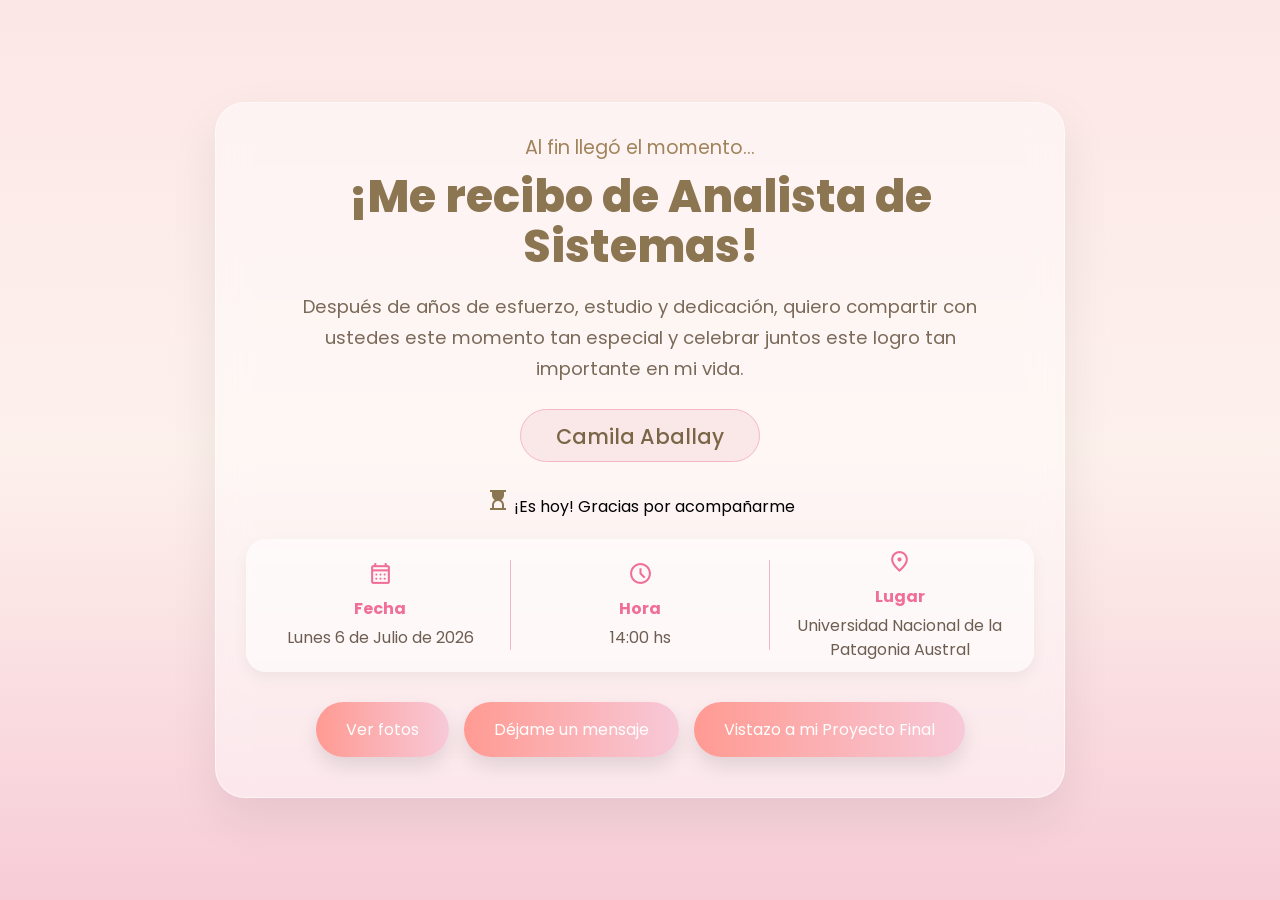
<file: index.html>
<!DOCTYPE html>
<html lang="es">

<head>

    <meta charset="UTF-8">
    <meta name="viewport" content="width=device-width, initial-scale=1.0">

    <title>¡Me recibo!</title>

    <link rel="preconnect" href="https://fonts.googleapis.com">

    <link rel="preconnect" href="https://fonts.gstatic.com" crossorigin>

    <link href="https://fonts.googleapis.com/css2?family=Poppins:wght@300;400;500;600;700;800&display=swap" rel="stylesheet">

    <link href="https://fonts.googleapis.com/css2?family=Material+Symbols+Outlined" rel="stylesheet">

    <link rel="stylesheet" href="css/inv.css">
    <script defer src="js/inv.js"></script>


</head>

<body>

    <div class="card">

        

        <p class="subtitulo">
            Al fin llegó el momento...
        </p>

        <h1>
            ¡Me recibo de Analista
            de Sistemas!
        </h1>

        <p class="descripcion">

            Después de años de esfuerzo, estudio y dedicación,
            quiero compartir con ustedes este momento tan especial
            y celebrar juntos este logro tan importante en mi vida. 

        </p>

        <div class="nombre">
            Camila Aballay
        </div>
<div class="contador-simple" style="margin-bottom: 20px;">

    <span class="material-symbols-outlined" style=" color:#8A7650;">
        hourglass_top
    </span>

    <span id="textoContador">
        Cargando cuenta regresiva...
    </span>

</div>
        <!-- INFORMACIÓN DEL EVENTO -->

        <div class="evento">

            <div class="dato">

                <span class="material-symbols-outlined">
                    calendar_month
                </span>

                <h3>Fecha</h3>

                <p>
                    Lunes 6 de Julio de 2026
                </p>

            </div>

            <div class="separador"></div>

            <div class="dato">

                <span class="material-symbols-outlined">
                    schedule
                </span>

                <h3>Hora</h3>

                <p>
                    14:00 hs
                </p>

            </div>

            <div class="separador"></div>

            <div class="dato">

                <span class="material-symbols-outlined">
                    location_on
                </span>

                <h3>Lugar</h3>

                <p>
                    Universidad Nacional de la Patagonia Austral
                
                </p>

            </div>

        </div>

        <!-- BOTONES -->

        <div class="botones">

            <a href="fotos.html">
                 Ver fotos
            </a>

            <a href="#" id="abrirModal">
                 Déjame un mensaje
            </a>
            

            <a href="flora.html">
                 Vistazo a mi Proyecto Final </a>
            

        </div>

        </div>

   <!-- Modal -->
<div class="modal" id="modalMensaje">
    <div class="modal-contenido">

        <span class="cerrar" id="cerrarModal">&times;</span>

        <h2>¡Dejame un mensaje!</h2>

        <form  id="formMSJ" name="formMSJ" action="https://formspree.io/f/xkoayllr"
  method="POST">

            <input type="text" placeholder="Tu nombre" required name="name" id="name">

            <textarea id="message" placeholder="Escribí tu mensaje..." rows="5" name="message" required></textarea>

            <button type="submit">Enviar</button>

        </form>

    </div>
</div>     
<div class="modal" id="modalExito">

    <div class="modal-confirmacion">
<div class="icono-exito">
    <span class="material-symbols-outlined">
        task_alt
    </span>
</div>

        <h2>¡Mensaje enviado!</h2>

        <p>
            Muchas gracias por dejarme un mensaje :)
         
        </p>
        <p>   Lo voy a leer con mucho amor</p>

        <button id="cerrarExito">
            Aceptar
        </button>

    </div>

</div>



</body>

</html>
</file>
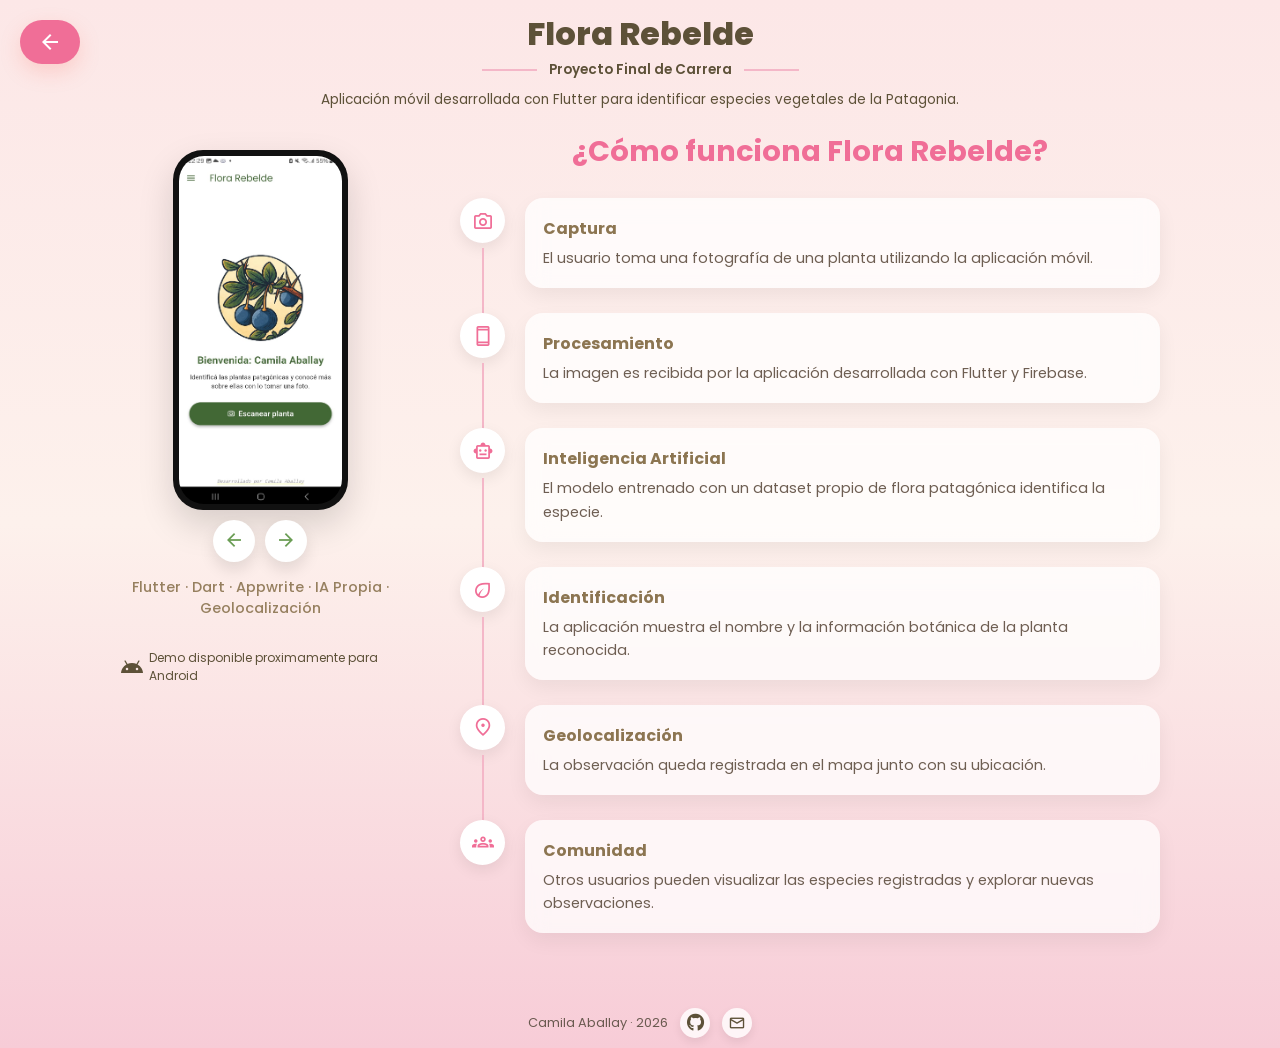
<file: flora.html>
<!DOCTYPE html>
<html lang="es">

<head>

    <meta charset="UTF-8">
    <meta name="viewport" content="width=device-width, initial-scale=1.0">

    <title>Flora Rebelde</title>

    <link rel="stylesheet" href="css/flora.css">

    <link rel="icon" type="image/png" href="img/logo-flora.png">

    <link href="https://fonts.googleapis.com/css2?family=Poppins:wght@300;400;500;600;700;800&display=swap" rel="stylesheet">

    <link href="https://fonts.googleapis.com/css2?family=Material+Symbols+Outlined" rel="stylesheet">

    <link rel="stylesheet"
          href="https://cdnjs.cloudflare.com/ajax/libs/font-awesome/6.5.2/css/all.min.css">

    <script defer src="js/flora.js"></script>

</head>

<body>

    <!-- BOTÓN VOLVER -->

    <a href="index.html" class="boton-volver">
    <span class="material-symbols-outlined">
        arrow_back
    </span>
</a>

    <!-- HERO -->

    <section class="hero">

        <h1>

            Flora Rebelde

            <span class="hoja">
            
            </span>

        </h1>

        <div class="subtitulo">

            <span class="linea"></span>

            <p>Proyecto Final de Carrera</p>

            <span class="linea"></span>

        </div>

        <p class="descripcion">

            Aplicación móvil desarrollada con Flutter para identificar
            especies vegetales de la Patagonia.

        </p>

    </section>

    <!-- CONTENIDO -->

    <main class="contenido">

        <!-- TELEFONO -->

        <section class="phone-showcase">

            <div class="phone-frame">

                <img
                    id="slide"
                    src="img/f1.jpg"
                    alt="Captura de pantalla Flora Rebelde">

            </div>

            <div class="slider-buttons">

                <button onclick="anterior()">

                    <span class="material-symbols-outlined">
                        arrow_back
                    </span>

                </button>

                <button onclick="siguiente()">

                    <span class="material-symbols-outlined">
                        arrow_forward
                    </span>

                </button>

            </div>

           
 <section class="tecnologias">
      <p class="stack-inline">
         Flutter · Dart · Appwrite · IA Propia · Geolocalización
      </p>
   </section>
    <p class="nota-demo">

                <span class="material-symbols-outlined">
                    android
                </span>

                Demo disponible  proximamente para Android

            </p>
        </section>

      




   <section class="timeline">

    <h2>¿Cómo funciona Flora Rebelde?</h2>

    <div class="timeline-item">

        <div class="timeline-icon">
            <span class="material-symbols-outlined">
                photo_camera
            </span>
        </div>

        <div class="timeline-content">
            <h3>Captura</h3>
            <p>
                El usuario toma una fotografía de una planta
                utilizando la aplicación móvil.
            </p>
        </div>

    </div>

    <div class="timeline-item">

        <div class="timeline-icon">
            <span class="material-symbols-outlined">
                smartphone
            </span>
        </div>

        <div class="timeline-content">
            <h3>Procesamiento</h3>
            <p>
                La imagen es recibida por la aplicación
                desarrollada con Flutter y Firebase.
            </p>
        </div>

    </div>

    <div class="timeline-item">

        <div class="timeline-icon">
            <span class="material-symbols-outlined">
                smart_toy
            </span>
        </div>

        <div class="timeline-content">
            <h3>Inteligencia Artificial</h3>
            <p>
                El modelo entrenado con un dataset propio
                de flora patagónica identifica la especie.
            </p>
        </div>

    </div>

    <div class="timeline-item">

        <div class="timeline-icon">
            <span class="material-symbols-outlined">
                eco
            </span>
        </div>

        <div class="timeline-content">
            <h3>Identificación</h3>
            <p>
                La aplicación muestra el nombre y la información
                botánica de la planta reconocida.
            </p>
        </div>

    </div>

    <div class="timeline-item">

        <div class="timeline-icon">
            <span class="material-symbols-outlined">
                location_on
            </span>
        </div>

        <div class="timeline-content">
            <h3>Geolocalización</h3>
            <p>
                La observación queda registrada en el mapa
                junto con su ubicación.
            </p>
        </div>

    </div>

    <div class="timeline-item">

        <div class="timeline-icon">
            <span class="material-symbols-outlined">
                groups
            </span>
        </div>

        <div class="timeline-content">
            <h3>Comunidad</h3>
            <p>
                Otros usuarios pueden visualizar las especies
                registradas y explorar nuevas observaciones.
            </p>
        </div>

    </div>

</section>

    </main>
    
    <!-- FOOTER -->

    <footer class="footer">

        <span class="footer-text">
            Camila Aballay · 2026
        </span>

        <a href="#"
           target="_blank"
           rel="noopener noreferrer"
           aria-label="GitHub">

            <i class="fa-brands fa-github" style="
    color:#5D5138;"></i>

        </a>

        <a href="mailto:aballaycamila4@gmail.com"
           aria-label="Contacto">

            <span class="material-symbols-outlined">
                mail
            </span>

        </a>

    </footer>

</body>

</html>
</file>
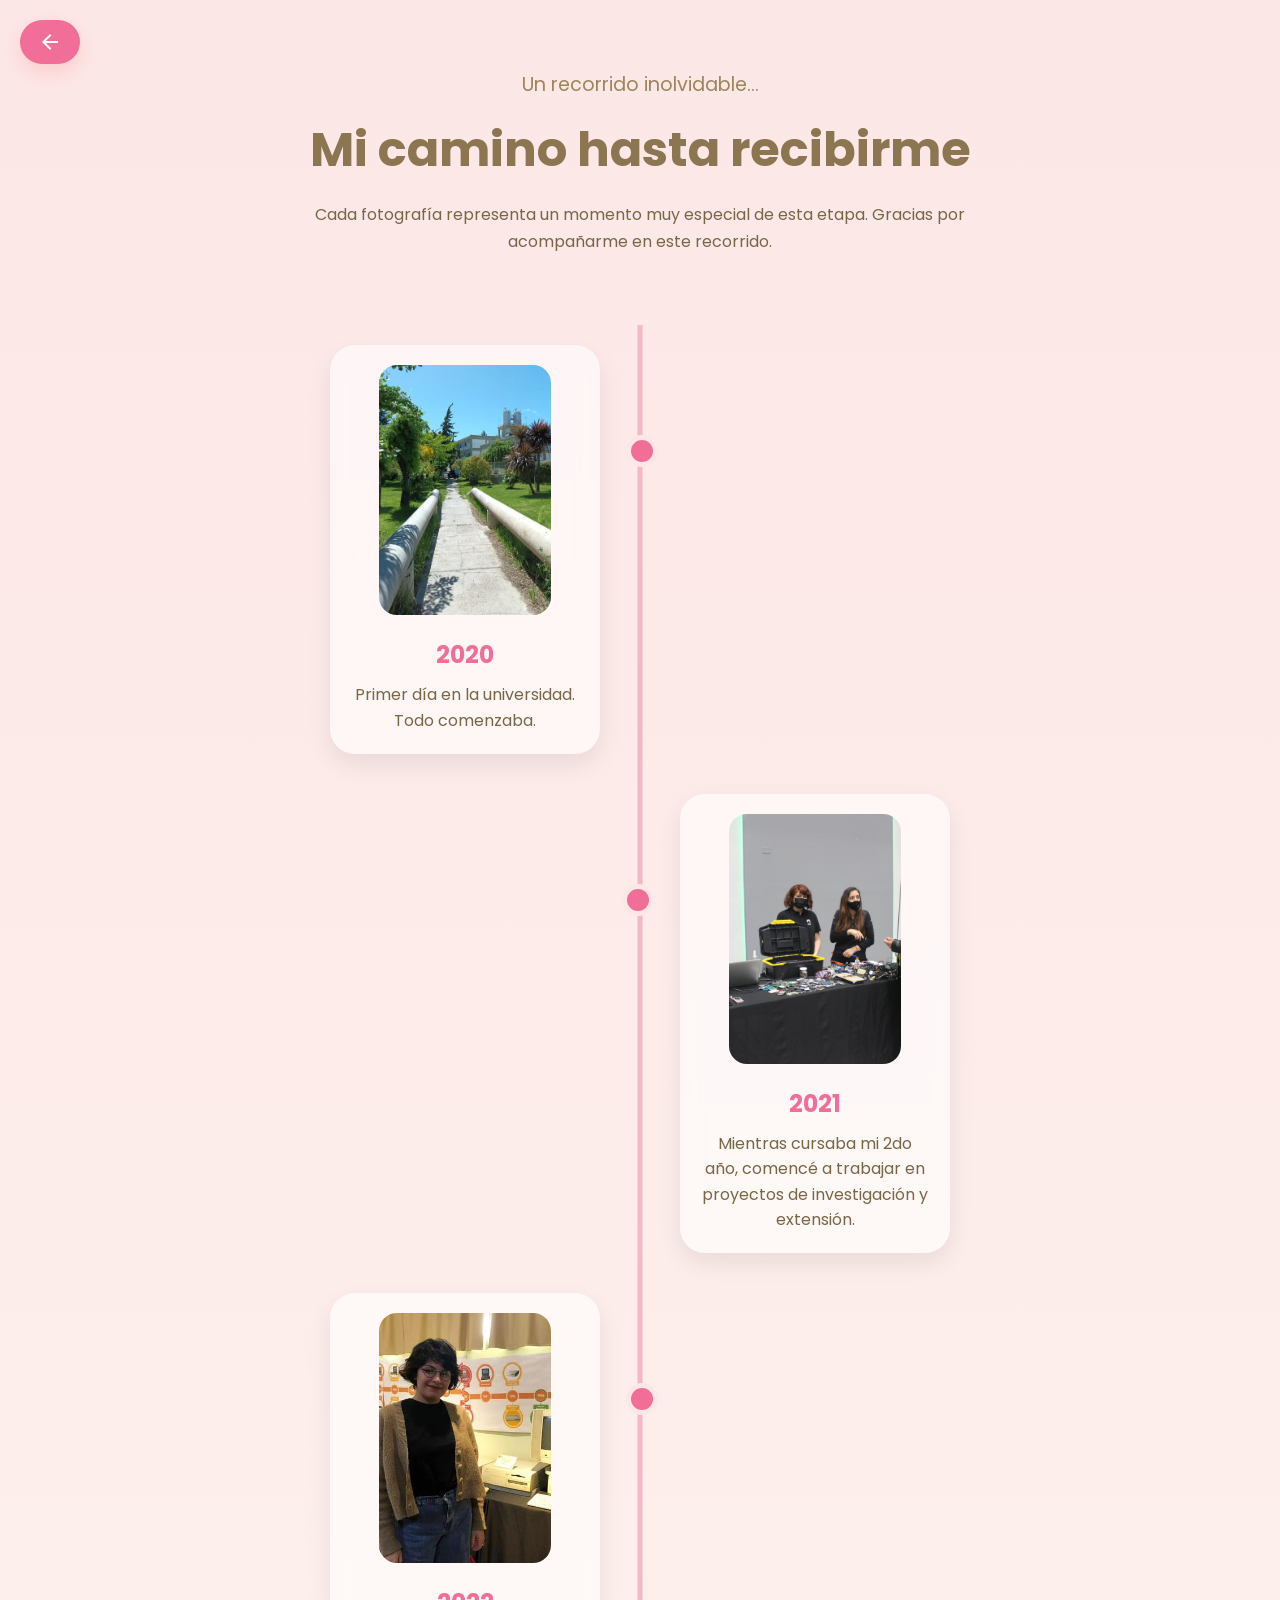
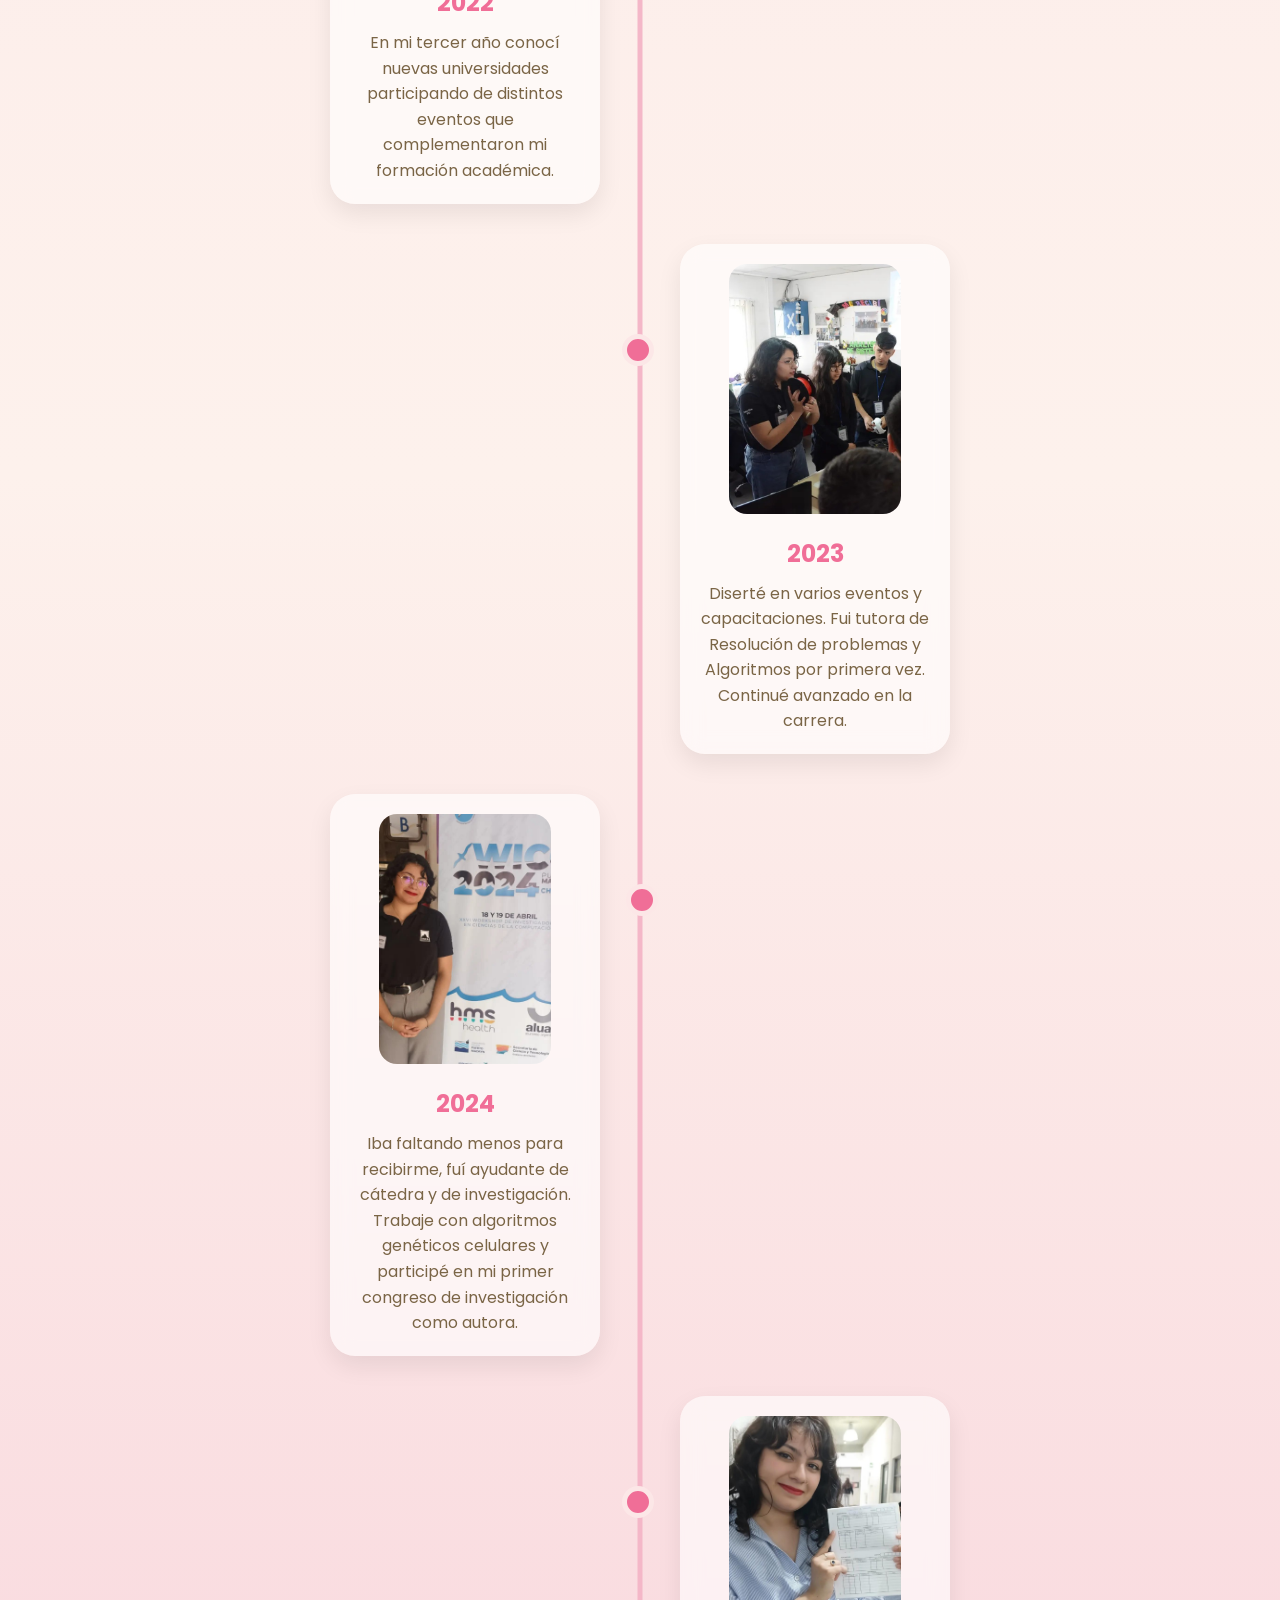
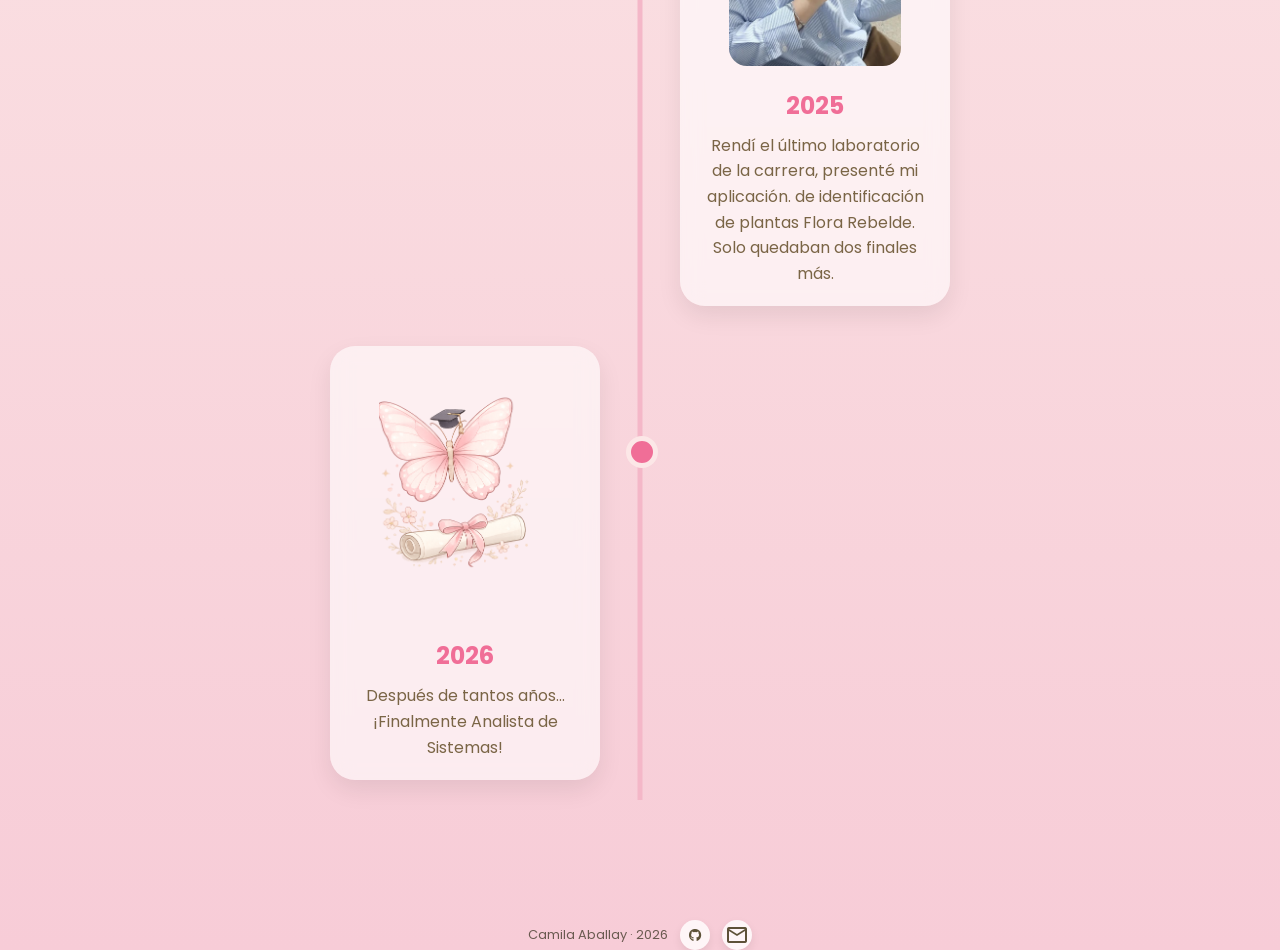
<file: fotos.html>
<!DOCTYPE html>
<html lang="es">

<head>

<meta charset="UTF-8">
<meta name="viewport" content="width=device-width, initial-scale=1.0">

<title>Mi camino hasta recibirme</title>
<link rel="stylesheet"
href="https://cdnjs.cloudflare.com/ajax/libs/font-awesome/6.7.2/css/all.min.css">

<link rel="preconnect" href="https://fonts.googleapis.com">

<link rel="preconnect" href="https://fonts.gstatic.com" crossorigin>

<link href="https://fonts.googleapis.com/css2?family=Poppins:wght@300;400;500;600;700;800&display=swap" rel="stylesheet">

<link href="https://fonts.googleapis.com/css2?family=Material+Symbols+Outlined" rel="stylesheet">

<link rel="stylesheet" href="css/fotos.css">
<script defer src="js/fotos.js"></script>
</head>

<body>
 <!-- BOTÓN VOLVER -->

    <a href="index.html" class="boton-volver">
    <span class="material-symbols-outlined">
        arrow_back
    </span>
</a>
<div class="contenedor">

    <p class="subtitulo">
        Un recorrido inolvidable...
    </p>

    <h1>
        Mi camino hasta recibirme
    </h1>

    <p class="descripcion">
        Cada fotografía representa un momento muy especial de esta etapa.
        Gracias por acompañarme en este recorrido. 
    </p>

    <div class="timeline">

        <!-- 1 -->

        <div class="momento izquierda">

            <div class="contenido">

                <img src="img/primerdia.jpg"  class="foto">

                <h3>2020</h3>

                <p>
                    Primer día en la universidad.
                    Todo comenzaba.
                </p>

            </div>

        </div>

        <!-- 2 -->

        <div class="momento derecha">

            <div class="contenido">

                <img src="img/2021.jpg"  class="foto">

                <h3>2021</h3>

                <p>
                    Mientras cursaba mi 2do año, comencé a trabajar en proyectos de investigación y extensión.
                </p>

            </div>

        </div>

        <!-- 3 -->

        <div class="momento izquierda">

            <div class="contenido">

                <img src="img/2022.jpg"  class="foto">

                <h3>2022</h3>

                <p>
                 En mi tercer año conocí nuevas universidades participando de distintos eventos
                 que complementaron mi formación académica.
                </p>

            </div>

        </div>

        <!-- 4 -->

        <div class="momento derecha">

            <div class="contenido">

                <img src="img/2023.jpg"  class="foto"  style="object-position: 15% center;">

                <h3>2023</h3>

                <p>
                   Diserté en varios eventos y capacitaciones.
                   Fui tutora de Resolución de problemas y Algoritmos por primera vez.
                   Continué avanzado en la carrera.
                </p>

            </div>

        </div>

        <!-- 5 -->
         <div class="momento izquierda">

            <div class="contenido">

                <img src="img/2024.jpg"  class="foto">

                <h3>2024</h3>

                <p>
                   Iba faltando menos para recibirme, fuí ayudante de cátedra y de investigación.
                   Trabaje con algoritmos genéticos celulares y participé en mi primer congreso de investigación
                   como autora.
                </p>

            </div>

        </div>
<div class="momento derecha">

            <div class="contenido">

                <img src="img/2025.jpg"  class="foto">

                <h3>2025</h3>

                <p>
                   Rendí el último laboratorio de la carrera, presenté mi aplicación.
                   de identificación de plantas <a>Flora Rebelde</a>. Solo quedaban dos finales más.
                 
                </p>

            </div>

        </div>
        <div class="momento izquierda" >

            <div class="contenido">

                <img src="img/2026.png"  class="foto">

                <h3>2026</h3>

                <p>
                    Después de tantos años...
                    ¡Finalmente Analista de Sistemas!
                    
                </p>

            </div>

        </div>

    </div>

   

</div>
<div class="modal-imagen" id="modalImagen">

    <span id="cerrarImagen">&times;</span>

    <img id="imagenGrande">

</div>
   <footer class="footer">

        <span class="footer-text">
            Camila Aballay · 2026
        </span>

        <a href="#"
           target="_blank"
           rel="noopener noreferrer"
           aria-label="GitHub" >

            <i class="fa-brands fa-github"></i>

        </a>

        <a href="mailto:aballaycamila4@gmail.com"
           aria-label="Contacto">

            <span class="material-symbols-outlined">
                mail
            </span>

        </a>

    </footer>
</body>

</html>
</file>
<file: css/inv.css>
*{
    margin:0;
    padding:0;
    box-sizing:border-box;
}

body{
    min-height:100vh;

    display:flex;
    justify-content:center;
    align-items:center;

    padding:30px;

    font-family:'Poppins',sans-serif;

    background:linear-gradient(
        180deg,
        #FCE7E7 0%,
        #FDF1EC 50%,
        #F7CCD7 100%
    );

    overflow-x:hidden;
}

/* TARJETA */

.card{
 
    position:relative;
    z-index:10;
    width:850px;
    max-width:100%;

    text-align:center;

    padding:30px;

    border-radius:30px;

    background:rgba(255,255,255,.45);

    backdrop-filter:blur(16px);

    border:1px solid rgba(255,255,255,.5);

    box-shadow:
    0 20px 50px rgba(0,0,0,.08);


   
}


/* ICONO */

.icono{

    font-size:60px;

    margin-bottom:10px;
}

/* DECORACIÓN */


/* SUBTÍTULO */

.subtitulo{

    font-size:1.2rem;

    color:#A0845C;

    margin-bottom:10px;
}

/* TITULO */

h1{

    font-size:2.8rem;

    line-height:1.1;

    color:#8C7551;

    margin-bottom:20px;

    font-weight:800;
}

/* DESCRIPCIÓN */

.descripcion{

    max-width:700px;

    margin:0 auto 25px;

    font-size:1.15rem;

    line-height:1.7;

    color:#7B6A59;
}

/* NOMBRE */

.nombre{

    display:inline-block;

    padding:10px 35px;

    border-radius:999px;

    background:#F8E1E3;

    color:#7A6546;

    font-size:1.5rem;

    font-weight:200;

    margin-bottom:25px;
    background:rgba(248,225,227,.7);

    border:1px solid #F4B7C8;

    font-weight:500;

    font-size:1.3rem;
}

/* EVENTO */

.evento{

        display:flex;

    justify-content:center;
    align-items:center;

    gap:5px;

    padding:10px;

    border-radius:20px;

    background:rgba(255,255,255,.55);

    box-shadow:
    0 6px 15px rgba(0,0,0,.05);

    margin-bottom:30px;
}

.dato{
    flex:1;
}

.dato .material-symbols-outlined{

    font-size:25px;

    color:#F06E97;

    margin-bottom:10px;
}

.dato h3{

    color:#F06E97;

    margin-bottom:5px;

    font-size:1.0rem;
}

.dato p{

    color:#6E5E52;

    line-height:1.5;
}

.separador{

    width:1px;

    height:90px;

    background:#F4B7C8;
}

/* BOTONES */

.botones{

    display:flex;

    justify-content:center;

    gap:15px;

    margin-bottom:10px;
}

.botones a,
.boton-proyecto a{

    display:inline-block;

    text-decoration:none;

    color:white;

    font-weight:400;

    padding:15px 30px;

    border-radius:999px;

    background:linear-gradient(
        90deg,
        #FF9A92,
        #F7C9D8
    );

    box-shadow:
    0 10px 20px rgba(0,0,0,.10);

    transition:.3s;
}

.botones a:hover,
.boton-proyecto a:hover{

    transform:translateY(-4px);

    box-shadow:
    0 15px 30px rgba(0,0,0,.15);
}

.boton-proyecto{

    display:flex;

    justify-content:center;

    margin-bottom:25px;
}

/* FOOTER */

.footer{

    margin-top:15px;

    color:#8A7A6A;

    font-size:.95rem;

    font-style:italic;
}

/* BRILLOS */




/* RESPONSIVE */

@media(max-width:900px){

    .card{
        padding:35px;
    }

    h1{
        font-size:2.8rem;
    }

    .descripcion{
        font-size:1rem;
    }

    .evento{
        flex-direction:column;
    }

    .separador{
        display:none;
    }

    .botones{
        flex-direction:column;
        align-items:center;
    }
}

@media(max-width:600px){

    body{
        padding:12px;
    }

    .card{
      
         animation:flotar 5s ease-in-out infinite;
         border:1px solid rgba(255,255,255,.9);
         box-shadow: 0 15px 40px rgba(240,110,151,.12);
    }

    h1{
        font-size:2.2rem;
        line-height:1.1;
        margin-top:15px;
        margin-bottom:25px;
    }

    .subtitulo{
        font-size:1rem;
          margin-bottom:20px;
    }

    .descripcion{
      text-align:center;
    max-width:280px;
    margin:0 auto 18px;
    line-height:1.6;
     
     
    }

    .nombre{
   font-size:1.35rem;
    font-weight:600;

    background:white;

    box-shadow:
    0 5px 15px rgba(240,110,151,.10);
    }
    .nombre{
    transition:.2s;
}

.nombre:active{
    transform:scale(.98);
}

  .evento{
  display:flex;
    flex-direction:column;
    gap:15px;

    background:none;
    box-shadow:none;
}

.dato{
   background:white;

    border-radius:20px;

    padding:18px;

    width:100%;
     transition:.2s;
}

    .dato .material-symbols-outlined{
        font-size:32px;
    }

    .dato h3{
        font-size:1.3rem;
        margin-bottom:8px;
    }

    .dato p{
        font-size:1rem;
        line-height:1.4;
    }
.dato:active{
    transform:scale(.98);
}
    .botones{
        width:100%;
        gap:14px;
        margin-top:10px;
    }

    .botones a{
      width:85%;
      max-width:260px;

      border-radius:999px;

      padding:15px;
 transition:.2s;
      font-weight:600;
      height:52px;

    display:flex;
    justify-content:center;
    align-items:center;
    }
.botones a{
    position:relative;
    overflow:hidden;
}

.botones a::after{
    content:"";

    position:absolute;

    top:50%;
    left:50%;

    width:0;
    height:0;

    background:rgba(255,255,255,.3);

    border-radius:50%;

    transform:translate(-50%,-50%);

    transition:.4s;
}

.botones a:active::after{
   
     width:180px;
    height:180px;
}
.botones a:active{
    transform:scale(.97);
     opacity:.9;
}
}

.confetti{
    position:fixed;

    top:-20px;

    border-radius:3px;

    z-index:1;

    pointer-events:none;

    animation:caer linear infinite;
}

@keyframes caer{

    0%{
        transform:
        translateY(-100px)
        rotate(0deg);
    }

    100%{
        transform:
        translateY(120vh)
        rotate(720deg);
    }
}
@keyframes flotar{
    0%,100%{
        transform:translateY(0);
    }

    50%{
        transform:translateY(-4px);
    }
}

/* ===========================================================
   MODALES
=========================================================== */

.modal{
    display:none;
    position:fixed;
    inset:0;
    background:rgba(70,35,55,.25);
    backdrop-filter:blur(4px);
    justify-content:center;
    align-items:center;
    z-index:9999;
}

.modal.mostrar{
    display:flex;
}

/* ===========================================================
   MODAL FORMULARIO
=========================================================== */

.modal-contenido{

    width:90%;
    max-width:450px;

    background:linear-gradient(
        180deg,
        #FCE7E7 0%,
        #FDF1EC 50%,
        #F7CCD7 100%
    );

    border-radius:20px;

    padding:35px;

    position:relative;

    box-shadow:0 15px 35px rgba(0,0,0,.15);

    animation:aparecerModal .35s ease;
}

.modal-contenido h2{

    text-align:center;

    color:#8A305F;

    margin-bottom:20px;
}

.cerrar{

    position:absolute;

    top:18px;
    right:20px;

    font-size:30px;

    color:#8A305F;

    cursor:pointer;

    transition:.2s;
}

.cerrar:hover{
    transform:scale(1.15);
}

.modal input,
.modal textarea{

    width:100%;

    padding:14px;

    margin:10px 0;

    border:none;

    border-radius:12px;

    outline:none;

    font-family:Poppins,sans-serif;

    font-size:15px;

    box-shadow:0 4px 10px rgba(0,0,0,.05);
}

#formMSJ button{

    width:100%;

    margin-top:10px;

    padding:15px;

    border:none;

    border-radius:999px;

    cursor:pointer;

    color:white;

    font-family:Poppins,sans-serif;

    font-size:16px;

    font-weight:600;

    background:linear-gradient(
        90deg,
        #FF9A92,
        #F7C9D8
    );

    transition:.25s;
}

#formMSJ button:hover{

    transform:translateY(-2px);

    box-shadow:0 8px 20px rgba(240,110,151,.25);
}

#formMSJ button:active{

    transform:scale(.97);
}

/* ===========================================================
   MODAL ÉXITO
=========================================================== */

.modal-confirmacion{

    width:90%;
    max-width:450px;

    background:linear-gradient(
        180deg,
        #FCE7E7 0%,
        #FDF1EC 50%,
        #F7CCD7 100%
    );

    border-radius:20px;

    padding:35px;

    display:flex;
    flex-direction:column;
    align-items:center;

    text-align:center;

    box-shadow:0 15px 35px rgba(0,0,0,.15);

    animation:aparecerModal .35s ease;
}

.icono-exito{

    margin-bottom:18px;
}

.icono-exito .material-symbols-outlined{

    font-size:85px;

    color:#F06E97;
}

.modal-confirmacion h2{

    color:#8A305F;

    font-size:2rem;

    font-weight:700;

    margin-bottom:15px;
}

.modal-confirmacion p{

    color:#6D2143;

    font-size:1rem;

    line-height:1.6;

    margin-bottom:30px;
}

.modal-confirmacion button{

    width:85%;
    max-width:260px;

    height:52px;

    border:none;

    border-radius:999px;

    cursor:pointer;

    color:white;

    font-family:Poppins,sans-serif;

    font-size:16px;

    font-weight:600;

    background:linear-gradient(
        90deg,
        #FF9A92,
        #F7C9D8
    );

    transition:.25s;
}

.modal-confirmacion button:hover{

    transform:translateY(-2px);

    box-shadow:0 10px 25px rgba(240,110,151,.25);
}

.modal-confirmacion button:active{

    transform:scale(.97);

    opacity:.9;
}

/* ===========================================================
   ANIMACIÓN
=========================================================== */

@keyframes aparecerModal{

    from{
        opacity:0;
        transform:scale(.9);
    }

    to{
        opacity:1;
        transform:scale(1);
    }
}
/* Modal de éxito */

#modalExito .modal-contenido{

    text-align:center;

    display:flex;
    flex-direction:column;
    align-items:center;
}

#modalExito .icono-exito{

    display:flex;
    justify-content:center;
    align-items:center;

    margin-bottom:20px;
}

#modalExito .icono-exito .material-symbols-outlined{

    font-size:85px;

    color:#F06E97;
}

#modalExito h2{

     color:#8C7551;

    margin-bottom:15px;
}

#modalExito p{

     color:#8C7551;

    line-height:1.6;

    margin-bottom:10px;
}

#modalExito button{

    width:100%;

    margin-top:20px;
}
</file>
<file: css/flora.css>
*{
    margin:0;
    padding:0;
    box-sizing:border-box;
}
body{
    font-family:'Poppins',sans-serif;

    background:linear-gradient(
     180deg,
    #FCE7E7 0%,
    #FDF1EC 50%,
    #F7CCD7 100%
    );

    color:#5D5138;

    min-height:100vh;

    padding:10px 30px;
}

/* BOTON VOLVER */

.boton-volver{
    position:fixed;
    top:20px;
    left:20px;

    display:flex;
    align-items:center;
    gap:8px;

    padding:10px 18px;

    border-radius:999px;

    
    background:#F06E97;
    color:white;

    text-decoration:none;
    font-weight:600;
    font-size:.85rem;

    box-shadow:0 8px 20px rgba(250,128,114,.25);

    transition:.3s;
    z-index:999;
}

.boton-volver:hover{
    transform:translateY(-3px);
}

/* HERO */

.hero{
    text-align:center;
    max-width:850px;
    margin:0 auto 20px;
}

.hero h1{
    font-size:2rem;
    font-weight:800;
    margin-bottom:2px;
}
.subtitulo{
    display:flex;
    justify-content:center;
    align-items:center;
    gap:12px;

    margin-bottom:10px;
}

.linea{
    width:55px;
    height:2px;
    background:#F4B7C8;
}

.subtitulo p{
    font-size:.85rem;
    font-weight:600;
}

.descripcion{
    max-width:650px;
    margin:auto;

    font-size:.85rem;
    line-height:1.5;
}

/* CONTENIDO */

.contenido{
    
    display:flex;
    align-items:flex-start;
    justify-content:center;
    gap:60px;
    
}

/* TELEFONO */

.phone-showcase{
    display:flex;
    flex-direction:column;
    align-items:center;
margin-top: 20px;
    width:280px;
    flex-shrink:0;
}

.phone-frame{
    width:175px;
    height:360px;

    background:#111;

    border-radius:30px;

    padding:6px;

    overflow:hidden;

    box-shadow:
    0 15px 35px rgba(0,0,0,.15);
}
.phone-frame img{
    width:100%;
    height:100%;

    object-fit:cover;

    border-radius:25px;
}
 .tecnologias{
  text-align:center;
    margin:5px auto 5px;
 }
/* SLIDER */

.slider-buttons{
    display:flex;
    gap:10px;

    margin-top:10px;
}

.slider-buttons button{
    width:42px;
    height:42px;

    border:none;
    border-radius:50%;

    background:white;

    cursor:pointer;

    box-shadow:
    0 8px 15px rgba(0,0,0,.10);

    transition:.3s;
}

.slider-buttons button:hover{
    transform:translateY(-3px);
}

.slider-buttons .material-symbols-outlined{
    font-size:22px;
    color:#6A9D54;
}

/* APK */

.nota-demo{
    margin-top:0px;
    margin-bottom: px;
    display:flex;
    align-items:center;
    gap:5px;

    font-size:.75rem;
}

/* INFO */

.info-links{
    margin-top:15px;

    display:flex;
    justify-content:center;
    align-items:center;

    gap:10px;

    flex-wrap:wrap;
}

.info-links a,
.autor{
    display:flex;
    align-items:center;
    gap:8px;

    background:rgba(255,255,255,.75);

    padding:8px 12px;

    border-radius:999px;

    text-decoration:none;
    color:#5D5138;

    box-shadow:
    0 5px 12px rgba(0,0,0,.08);
}

.autor div{
    display:flex;
    flex-direction:column;
}

.autor small{
    font-size:.65rem;
    opacity:.7;
}

/* FEATURES */

.features{
    width:480px;

    display:grid;
    grid-template-columns:repeat(2,1fr);

    gap:12px;

    margin-top:-20px;
}

.feature-card{
    background:rgba(255,255,255,.75);

    backdrop-filter:blur(10px);

    border-radius:20px;

    padding:15px;

    text-align:center;

    box-shadow:
    0 8px 20px rgba(0,0,0,.08);

    transition:.3s;
}

.feature-card:hover{
    transform:translateY(-4px);
}

.icon-circle{
    width:55px;
    height:55px;

    margin:0 auto 10px;

    border-radius:50%;

    background:#EEF8EA;

    display:flex;
    justify-content:center;
    align-items:center;
}

.icon-circle .material-symbols-outlined{
    font-size:28px;
    color:#6A9D54;
}

.feature-card h3{
    font-size:.95rem;
    margin-bottom:6px;
}

.feature-card p{
    font-size:.78rem;
    line-height:1.4;
}

.mini-linea{
    width:30px;
    height:3px;

    background:#6DC05C;

    margin:10px auto 0;

    border-radius:50px;
}

/* RESPONSIVE */

@media(max-width:950px){

    .contenido{
        flex-direction:column;
    }

    .features{
        width:100%;
        max-width:550px;
    }
}

@media(max-width:700px){

    .boton-volver{
        position:static;
        display:inline-flex;
        margin-bottom:15px;
    }

    .hero h1{
        font-size:2rem;
    }

    .features{
        grid-template-columns:1fr;
    }

    .phone-frame{
        width:180px;
        height:370px;
    }
}
/* FOOTER */
.footer{
   
    
    bottom:15px;
    left:0;

    width:100%;

    display:flex;
    justify-content:center;
    align-items:center;

    gap:12px;

    font-size:.8rem;

    color:#6A5A50;
}

/* Línea decorativa */

.footer::before{

content:"";

    position:absolute;

    top:-25px;

    left:50%;

    transform:translateX(-50%);

    width:350px;

    height:1px;

    background:linear-gradient(
        90deg,
        transparent,
        #F4B7C8,
        #F06E97,
        #F4B7C8,
        transparent
    );
}

.footer a{
    width:30px;
    height:30px;

    display:flex;
    align-items:center;
    justify-content:center;

    border-radius:50%;

    background:rgba(255,255,255,.8);

    color:#5D5138;

    text-decoration:none;

    box-shadow:
    0 4px 10px rgba(0,0,0,.08);
}

.footer .material-symbols-outlined,
.footer i{
    font-size:18px;
}
/* TECNOLOGÍAS */

.stack-inline{

    text-align:center;

    margin-top:10px;
    margin-bottom:25px;

    font-size:.9rem;

    font-weight:500;

    color:#8C7551;

    opacity:.9;
}

/* TIMELINE */

.timeline{


    flex:1;
    max-width:700px;
    margin-bottom:50px;

}

.timeline h2{

    text-align:center;

    margin-bottom:25px;

    color:#F06E97;

    font-size:1.8rem;
}

.timeline-item{

    position:relative;

    display:flex;

    gap:20px;

    margin-bottom:25px;
}

.timeline-item::before{

    content:"";

    position:absolute;

    left:22px;
    top:50px;

    width:2px;
    height:100%;

    background:#F4B7C8;
}

.timeline-item:last-child::before{
    display:none;
}

.timeline-icon{

    min-width:45px;
    height:45px;

    border-radius:50%;

    background:white;

    display:flex;
    justify-content:center;
    align-items:center;

    box-shadow:
    0 5px 15px rgba(0,0,0,.08);
}

.timeline-icon .material-symbols-outlined{

    font-size:22px;

    color:#F06E97;
}

.timeline-content{

    flex:1;

    background:rgba(255,255,255,.75);

    backdrop-filter:blur(10px);

    padding:18px;

    border-radius:18px;

    box-shadow:
    0 8px 20px rgba(0,0,0,.06);
}

.timeline-content h3{

    margin-bottom:6px;

    color:#8C7551;

    font-size:1rem;
}

.timeline-content p{

    font-size:.9rem;

    line-height:1.6;

    color:#6E5E52;
}
/* TABLET */

@media (max-width:950px){

    body{
        overflow:auto;
        padding:20px;
    }

    .contenido{
        flex-direction:column;
        align-items:center;
        gap:25px;
    }

    .features{
        width:100%;
        max-width:550px;

        margin-top:0;
    }

    .footer{
        position:static;
        margin:30px 0;
    }

    .boton-volver{
        position:static;
        display:inline-flex;
        margin-bottom:20px;
    }
}

/* CELULARES */
/* CELULARES */

@media (max-width:600px){

    body{
        padding:15px;
    }

    .boton-volver{
        position:static;
        display:inline-flex;
        margin-bottom:15px;
    }

    .hero{
        margin-bottom:20px;
    }

    .hero h1{
        font-size:2.2rem;
        line-height:1.1;
    }

    .subtitulo p{
        font-size:.8rem;
    }

    .linea{
        width:35px;
    }

    .descripcion{
        max-width:320px;
        margin:auto;

        font-size:.9rem;
        line-height:1.6;
    }

    .contenido{
        gap:20px;
    }

    /* TELEFONO */

    .phone-showcase{

      
          margin-top: 5px;
        padding:12px;

        border-radius:25px;

        display:flex;
        flex-direction:column;
       align-items:center;
    }

    .phone-frame{
        width:200px;
        height:410px;
    }

    /* SLIDER */

    .slider-buttons{
        margin-top:12px;
    }

    .slider-buttons button{
        width:45px;
        height:45px;
    }

    /* BOTON APK */

    .boton-demo{

        width:100%;
        max-width:280px;

        justify-content:center;

        padding:14px;

        font-size:.9rem;

        transition:.2s;
    }

    .boton-demo:active{
        transform:scale(.97);
    }

    .nota-demo{
        margin-top:10px;
        margin-bottom:4px;
       
        text-align:center;
    }
    .timeline{

    max-width:650px;
    margin:0px auto 20px;
    
    margin-bottom:20px;
}

.timeline h2{

    text-align:center;

    margin-bottom:20px;

    color:#F06E97;
}

.timeline-item{

    position:relative;

    display:flex;

    gap:20px;

    margin-bottom:25px;
}

.timeline-item::before{

    content:"";

    position:absolute;

    left:22px;
    top:50px;

    width:2px;
    height:100%;

    background:#F4B7C8;
}

.timeline-item:last-child::before{
    display:none;
}

.timeline-icon{

    min-width:45px;
    height:45px;

    border-radius:50%;

    background:white;

    display:flex;
    justify-content:center;
    align-items:center;

    box-shadow:
    0 5px 15px rgba(0,0,0,.08);
}

.timeline-icon .material-symbols-outlined{

    color:#F06E97;
}

.timeline-content{

    flex:1;

    background:rgba(255,255,255,.65);

    padding:15px;

    border-radius:16px;
}

.timeline-content h3{

    margin-bottom:5px;

    color:#8C7551;
}

.timeline-content p{

    font-size:.9rem;

    line-height:1.5;
}
.stack-inline{

    text-align:center;

    margin-top:4px;
    margin-bottom:12px;

    font-size:.85rem;

    color:#8C7551;

    opacity:.85;
}
.boton-volver{

    position:fixed;

    top:15px;
    left:15px;

    width:45px;
    height:45px;

    padding:0;

    justify-content:center;

    border-radius:50%;
}
}

    /* FEATURES */
</file>
<file: css/fotos.css>
*{
    margin:0;
    padding:0;
    box-sizing:border-box;
}

body{

    font-family:Poppins,sans-serif;

    background:linear-gradient(
        180deg,
        #FCE7E7,
        #FDF1EC,
        #F7CCD7
    );

    color:#7A6546;

}

.contenedor{

    width:90%;
    max-width:1100px;

    margin:auto;

    padding:70px 0;

    text-align:center;

}

.subtitulo{

    color:#A0845C;

    font-size:1.2rem;

}

h1{

    color:#8C7551;

    font-size:3rem;

    margin:15px 0;

}

.descripcion{

    max-width:700px;

    margin:auto;

    line-height:1.7;

    margin-bottom:70px;

}

.timeline{

    position:relative;

    margin:auto;

}

.timeline::after{

    content:"";

    position:absolute;

    width:5px;

    background:#F4B7C8;

    top:0;

    bottom:0;

    left:50%;

    transform:translateX(-50%);
}

.momento{

    position:relative;

    width:50%;

    padding:20px 40px;

}

.izquierda{

    left:0;

}

.derecha{

    left:50%;
}

.contenido{

    background:rgba(255,255,255,.6);

    backdrop-filter:blur(10px);

    padding:20px;

    border-radius:25px;

    box-shadow:0 10px 25px rgba(0,0,0,.08);

    transition:.3s;
}

.contenido:hover{

    transform:translateY(-5px);

}

.contenido img{

    width:75%;

    height:250px;

    object-fit:cover;

    border-radius:18px;

    margin-bottom:15px;
}

.contenido h3{

    color:#F06E97;

    margin-bottom:10px;

    font-size:1.5rem;

}

.contenido p{

    line-height:1.6;

}

.momento::after{

  content:"";

    position:absolute;

    width:22px;
    height:22px;

    background:#F06E97;
    border:5px solid #FCE7E7;
    border-radius:50%;

    top:110px;

    z-index:3;

}

.izquierda::after{

    right:-18px;

}

.derecha::after{

    left:-18px;

}

.volver{

    margin-top:70px;

}

.volver a{

    display:inline-block;

    text-decoration:none;

    color:white;

    background:linear-gradient(
        90deg,
        #FF9A92,
        #F7C9D8
    );

    padding:15px 35px;

    border-radius:999px;

    transition:.3s;
}

.volver a:hover{

    transform:translateY(-3px);

}

@media(max-width:800px){

.timeline::after{

left:25px;

}

.momento{

width:100%;

padding-left:70px;

padding-right:20px;

}

.derecha{

left:0;

}

.izquierda::after,
.derecha::after{

left:8px;

}

}
/* ===========================
   MODAL IMAGEN
=========================== */

.modal-imagen{

    display:none;

    position:fixed;

    inset:0;

    background:rgba(0,0,0,.85);

    justify-content:center;

    align-items:center;

    z-index:9999;

    animation:aparecer .25s;
}

.modal-imagen.mostrar{

    display:flex;
}

.modal-imagen img{

    max-width:90%;

    max-height:90vh;

    border-radius:20px;

    box-shadow:0 15px 40px rgba(0,0,0,.4);

    animation:zoom .25s;
}

.modal-imagen span{

    position:absolute;

    top:25px;

    right:35px;

    color:white;

    font-size:45px;

    cursor:pointer;
}

.foto{

    cursor:pointer;

    transition:.3s;
}

.foto:hover{

    transform:scale(1.03);
}

@keyframes zoom{

    from{

        transform:scale(.8);

        opacity:0;
    }

    to{

        transform:scale(1);

        opacity:1;
    }

}
.boton-volver{
    position:fixed;
    top:20px;
    left:20px;

    display:flex;
    align-items:center;
    gap:8px;

    padding:10px 18px;

    border-radius:999px;

    
    background:#F06E97;
    color:white;

    text-decoration:none;
    font-weight:600;
    font-size:.85rem;

    box-shadow:0 8px 20px rgba(250,128,114,.25);

    transition:.3s;
    z-index:999;
}
.boton-volver:hover{
    transform:translateY(-3px);
}
footer{
   
    
    bottom:15px;
    left:0;

    width:100%;

    display:flex;
    justify-content:center;
    align-items:center;

    gap:12px;

    font-size:.8rem;

    color:#6A5A50;
}

/* Línea decorativa */

.footer::before{

content:"";

    position:absolute;

    top:-25px;

    left:50%;

    transform:translateX(-50%);

    width:350px;

    height:1px;

    background:linear-gradient(
        90deg,
        transparent,
        #F4B7C8,
        #F06E97,
        #F4B7C8,
        transparent
    );
}

.footer a{
    width:30px;
    height:30px;

    display:flex;
    align-items:center;
    justify-content:center;

    border-radius:50%;

    background:rgba(255,255,255,.8);

    color:#5D5138;

    text-decoration:none;

    box-shadow:
    0 4px 10px rgba(0,0,0,.08);
}

.footer i{
    color:#5D5138;
}

.footer .material-symbols-outlined{
    color:#5D5138;
}
/* TECNOLOGÍAS */

.stack-inline{

    text-align:center;

    margin-top:10px;
    margin-bottom:25px;

    font-size:.9rem;

    font-weight:500;

    color:#8C7551;

    opacity:.9;
}

/* TIMELINE */

.timeline{


    flex:1;
    max-width:700px;
    margin-bottom:50px;

}

.timeline h2{

    text-align:center;

    margin-bottom:25px;

    color:#F06E97;

    font-size:1.8rem;
}

.timeline-item{

    position:relative;

    display:flex;

    gap:20px;

    margin-bottom:25px;
}

.timeline-item::before{

    content:"";

    position:absolute;

    left:22px;
    top:50px;

    width:2px;
    height:100%;

    background:#F4B7C8;
}

.timeline-item:last-child::before{
    display:none;
}

.timeline-icon{

    min-width:45px;
    height:45px;

    border-radius:50%;

    background:white;

    display:flex;
    justify-content:center;
    align-items:center;

    box-shadow:
    0 5px 15px rgba(0,0,0,.08);
}

.timeline-icon .material-symbols-outlined{

    font-size:22px;

    color:#F06E97;
}

.timeline-content{

    flex:1;

    background:rgba(255,255,255,.75);

    backdrop-filter:blur(10px);

    padding:18px;

    border-radius:18px;

    box-shadow:
    0 8px 20px rgba(0,0,0,.06);
}

.timeline-content h3{

    margin-bottom:6px;

    color:#8C7551;

    font-size:1rem;
}

.timeline-content p{

    font-size:.9rem;

    line-height:1.6;

    color:#6E5E52;
}
/* TABLET */

@media (max-width:950px){

    body{
        overflow:auto;
        padding:20px;
    }

    .contenido{
        flex-direction:column;
        align-items:center;
        gap:25px;
    }

    .features{
        width:100%;
        max-width:550px;

        margin-top:0;
    }

    .footer{
        position:static;
        margin:30px 0;
    }

    .boton-volver{
        position:static;
        display:inline-flex;
        margin-bottom:20px;
    }
}

/* CELULARES */
/* CELULARES */

@media (max-width:600px){

    body{
        padding:15px;
    }

    .boton-volver{
        position:static;
        display:inline-flex;
        margin-bottom:15px;
    }

    .hero{
        margin-bottom:20px;
    }

    .hero h1{
        font-size:2.2rem;
        line-height:1.1;
    }

    .subtitulo p{
        font-size:.8rem;
    }

    .linea{
        width:35px;
    }

    .descripcion{
        max-width:320px;
        margin:auto;

        font-size:.9rem;
        line-height:1.6;
    }

    .contenido{
        gap:20px;
    }

    /* TELEFONO */

    .phone-showcase{

      
          margin-top: 5px;
        padding:12px;

        border-radius:25px;

        display:flex;
        flex-direction:column;
       align-items:center;
    }

    .phone-frame{
        width:200px;
        height:410px;
    }

    /* SLIDER */

    .slider-buttons{
        margin-top:12px;
    }

    .slider-buttons button{
        width:45px;
        height:45px;
    }

    /* BOTON APK */

    .boton-demo{

        width:100%;
        max-width:280px;

        justify-content:center;

        padding:14px;

        font-size:.9rem;

        transition:.2s;
    }

    .boton-demo:active{
        transform:scale(.97);
    }

    .nota-demo{
        margin-top:10px;
        margin-bottom:4px;
       
        text-align:center;
    }
    .timeline{

    max-width:650px;
    margin:0px auto 20px;
    
    margin-bottom:20px;
}

.timeline h2{

    text-align:center;

    margin-bottom:20px;

    color:#F06E97;
}

.timeline-item{

    position:relative;

    display:flex;

    gap:20px;

    margin-bottom:25px;
}

.timeline-item::before{

    content:"";

    position:absolute;

    left:22px;
    top:50px;

    width:2px;
    height:100%;

    background:#F4B7C8;
}

.timeline-item:last-child::before{
    display:none;
}

.timeline-icon{

    min-width:45px;
    height:45px;

    border-radius:50%;

    background:white;

    display:flex;
    justify-content:center;
    align-items:center;

    box-shadow:
    0 5px 15px rgba(0,0,0,.08);
}

.timeline-icon .material-symbols-outlined{

    color:#F06E97;
}

.timeline-content{

    flex:1;

    background:rgba(255,255,255,.65);

    padding:15px;

    border-radius:16px;
}

.timeline-content h3{

    margin-bottom:5px;

    color:#8C7551;
}

.timeline-content p{

    font-size:.9rem;

    line-height:1.5;
}
.stack-inline{

    text-align:center;

    margin-top:4px;
    margin-bottom:12px;

    font-size:.85rem;

    color:#8C7551;

    opacity:.85;
}
.boton-volver{

    position:fixed;

    top:15px;
    left:15px;

    width:45px;
    height:45px;

    padding:0;

    justify-content:center;

    border-radius:50%;
}
}

    /* FEATURES */
</file>
